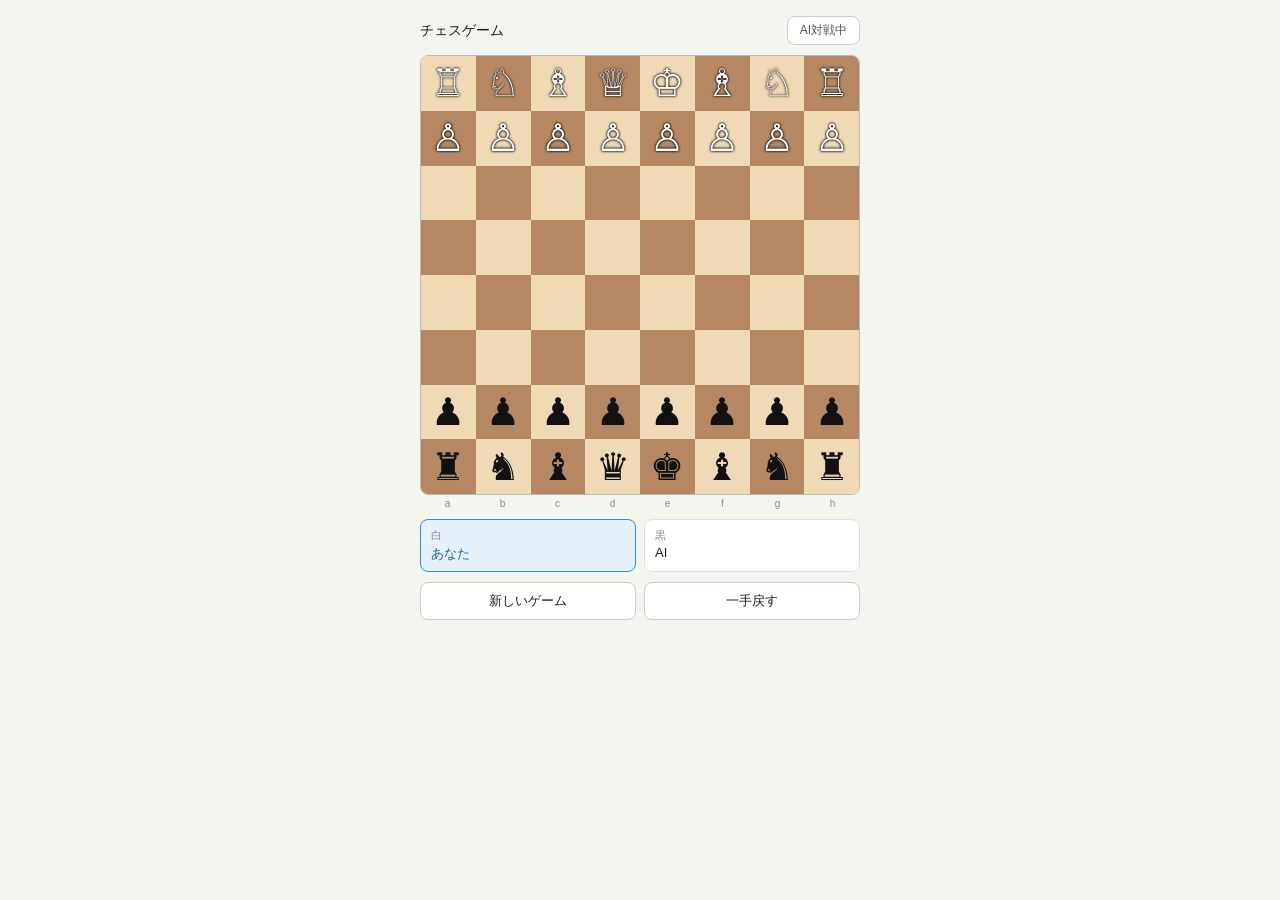
<file: chess_game/index.html>
<!DOCTYPE html>
<html lang="ja">
<head>
  <meta charset="UTF-8">
  <meta name="viewport" content="width=device-width, initial-scale=1.0">
  <title>チェスゲーム</title>
  <link rel="stylesheet" href="style.css">
</head>
<body>

  <div id="app">

    <!-- トップバー -->
    <div id="top">
      <div id="status-txt">チェスゲーム</div>
      <button id="mode-btn">AI対戦中</button>
    </div>

    <!-- 盤面 -->
    <div id="board-outer">
      <div id="board"></div>
    </div>

    <!-- ファイル座標 (a〜h) -->
    <div id="files">
      <span>a</span><span>b</span><span>c</span>
      <span>d</span><span>e</span><span>f</span>
      <span>g</span><span>h</span>
    </div>

    <!-- プレイヤーカード -->
    <div id="cards">
      <div class="pcard" id="cw">
        <div class="plabel">白</div>
        <div class="pname" id="nw">あなた</div>
      </div>
      <div class="pcard" id="cb">
        <div class="plabel">黒</div>
        <div class="pname" id="nb">AI</div>
      </div>
    </div>

    <!-- ボタン -->
    <div id="btns">
      <button id="btn-new">新しいゲーム</button>
      <button id="btn-undo">一手戻す</button>
    </div>

    <!-- メッセージ -->
    <div id="msg"></div>

    <!-- プロモーション選択（ポーンが端に到達したとき表示） -->
    <div id="promo">
      <p>プロモーション：駒を選択してください</p>
      <div id="promo-row"></div>
    </div>

  </div>

  <script src="chess.js"></script>
</body>
</html>
</file>
<file: chess_game/style.css>
* {
  box-sizing: border-box;
  margin: 0;
  padding: 0;
}

body {
  font-family: -apple-system, BlinkMacSystemFont, 'Segoe UI', sans-serif;
  background: #f5f5f0;
  display: flex;
  justify-content: center;
  padding: 16px;
  min-height: 100vh;
}

#app {
  width: 100%;
  max-width: 440px;
}

/* ── トップバー ── */
#top {
  display: flex;
  align-items: center;
  justify-content: space-between;
  margin-bottom: 10px;
}

#status-txt {
  font-size: 14px;
  font-weight: 500;
  color: #1a1a1a;
}

#mode-btn {
  font-size: 12px;
  padding: 5px 12px;
  border: 1px solid #ccc;
  border-radius: 8px;
  background: #fff;
  color: #555;
  cursor: pointer;
}

#mode-btn:hover {
  background: #f0f0f0;
}

/* ── 盤面 ── */
#board-outer {
  width: 100%;
  aspect-ratio: 1;
  border: 1px solid #bbb;
  border-radius: 8px;
  overflow: hidden;
  touch-action: none;
}

#board {
  width: 100%;
  height: 100%;
  display: grid;
  grid-template-columns: repeat(8, 1fr);
  grid-template-rows: repeat(8, 1fr);
}

.sq {
  display: flex;
  align-items: center;
  justify-content: center;
  position: relative;
  cursor: pointer;
}

.sq.light { background: #f0d9b5; }
.sq.dark  { background: #b58863; }

.sq.sel { background: #f6f669 !important; }

/* 移動可能マス：緑ドット */
.sq.hint::after {
  content: '';
  position: absolute;
  width: 32%;
  height: 32%;
  border-radius: 50%;
  background: rgba(20, 120, 40, 0.55);
  pointer-events: none;
}

/* 移動可能マス（駒あり）：緑リング */
.sq.hint.occ::after {
  width: 88%;
  height: 88%;
  border-radius: 50%;
  background: transparent;
  border: 3px solid rgba(20, 120, 40, 0.55);
}

.sq.lf { background: rgba(155, 199, 0, 0.45) !important; }
.sq.lt { background: rgba(155, 199, 0, 0.45) !important; }
.sq.ck { background: rgba(220, 50,  50, 0.65) !important; }

/* ── 駒 ── */
.piece {
  font-size: clamp(22px, 6vw, 38px);
  line-height: 1;
  pointer-events: none;
  user-select: none;
}

.wp {
  color: #fff;
  text-shadow: 0 0 2px #000, 0 0 3px #000;
}

.bp {
  color: #111;
  text-shadow: 0 0 1px rgba(255, 255, 255, 0.2);
}

/* ── ファイル座標 ── */
#files {
  display: grid;
  grid-template-columns: repeat(8, 1fr);
  margin-top: 3px;
}

#files span {
  text-align: center;
  font-size: 10px;
  color: #888;
}

/* ── プレイヤーカード ── */
#cards {
  display: flex;
  gap: 8px;
  margin-top: 10px;
}

.pcard {
  flex: 1;
  padding: 8px 10px;
  border: 1px solid #e0e0e0;
  border-radius: 8px;
  background: #fff;
}

.pcard.on {
  border-color: #378add;
  background: #e6f1fb;
}

.plabel {
  font-size: 11px;
  color: #888;
  margin-bottom: 2px;
}

.pname {
  font-size: 13px;
  font-weight: 500;
  color: #1a1a1a;
}

.pcard.on .pname {
  color: #185fa5;
}

/* ── ボタン ── */
#btns {
  display: flex;
  gap: 8px;
  margin-top: 10px;
}

#btns button {
  flex: 1;
  padding: 9px;
  border: 1px solid #ccc;
  border-radius: 8px;
  background: #fff;
  color: #1a1a1a;
  font-size: 13px;
  cursor: pointer;
}

#btns button:hover  { background: #f5f5f5; }
#btns button:active { background: #e8e8e8; }

/* ── メッセージ ── */
#msg {
  min-height: 30px;
  text-align: center;
  font-size: 13px;
  color: #666;
  margin-top: 8px;
  padding: 0 4px;
}

/* ── プロモーション ── */
#promo {
  display: none;
  margin-top: 12px;
  padding: 14px;
  border: 1px solid #ccc;
  border-radius: 8px;
  background: #fff;
  text-align: center;
}

#promo p {
  font-size: 13px;
  color: #333;
  margin-bottom: 12px;
}

#promo-row {
  display: flex;
  justify-content: center;
  gap: 18px;
}

#promo-row span {
  font-size: 42px;
  cursor: pointer;
  line-height: 1;
  filter: drop-shadow(0 1px 1px rgba(0,0,0,0.3));
}

#promo-row span:hover {
  transform: scale(1.15);
}
</file>
